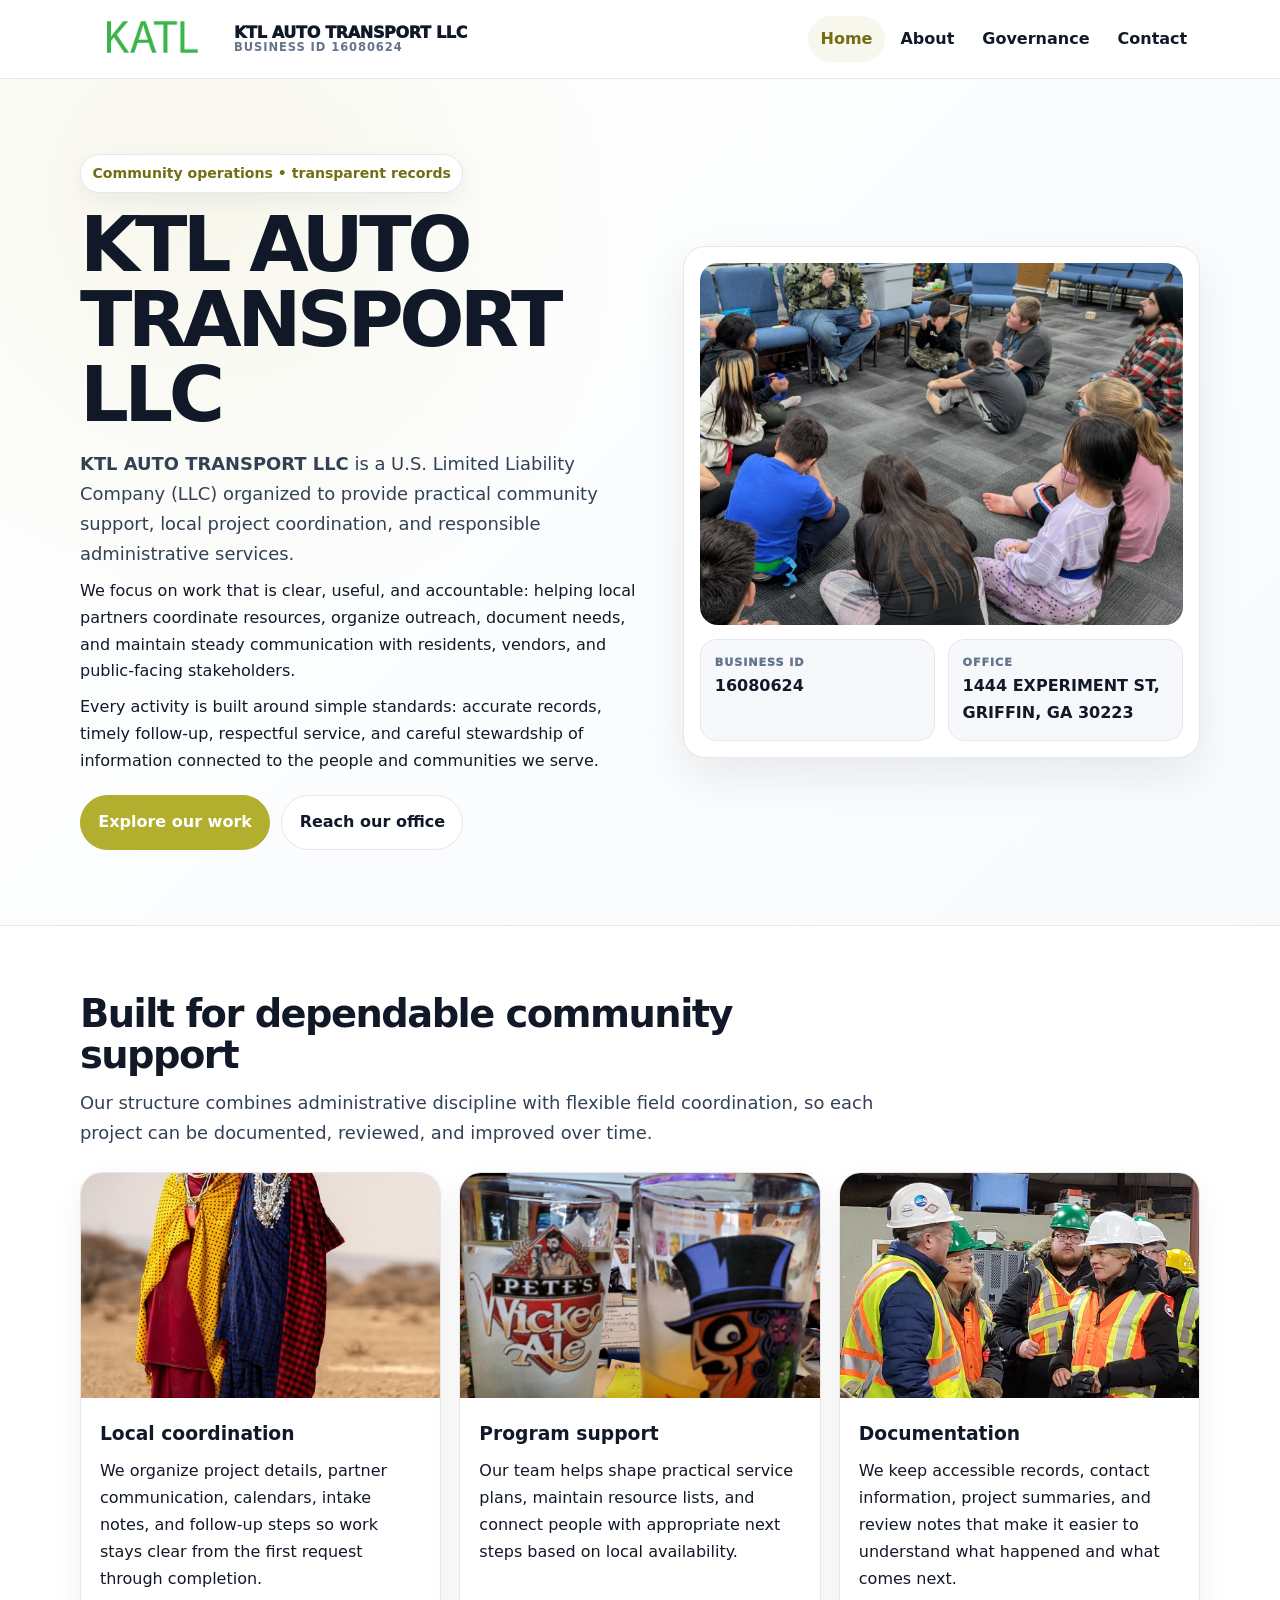
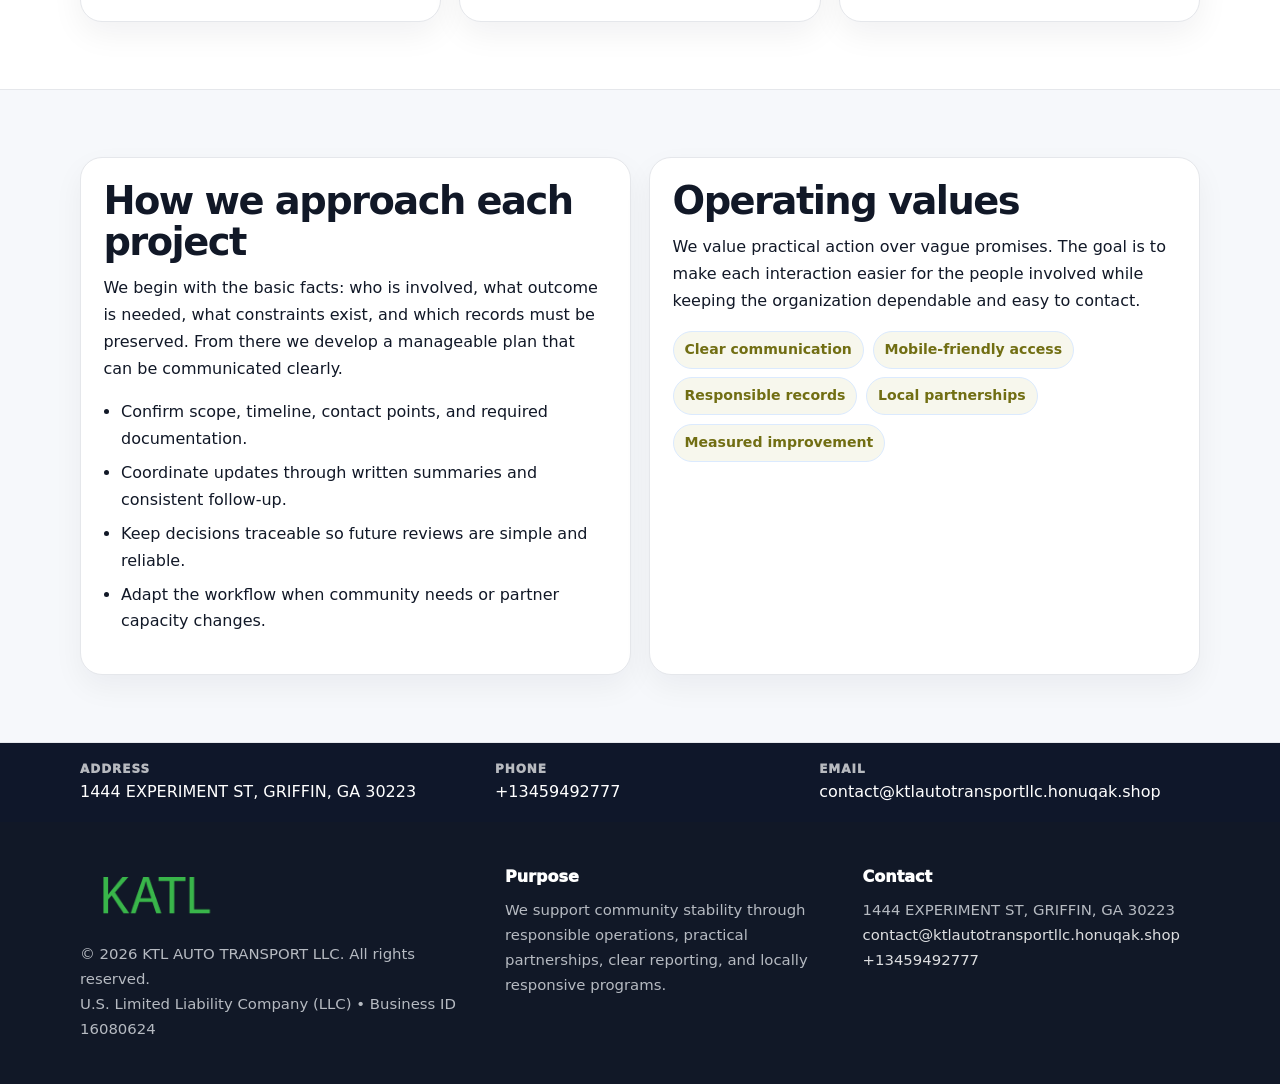
<file: index.html>
<!doctype html><html lang="en"><head><meta charset="utf-8"><meta name="viewport" content="width=device-width,initial-scale=1"><title>KTL AUTO TRANSPORT LLC – Nonprofit • 2025</title><link rel="stylesheet" href="assets/styles.css"><link rel="icon" href="images/logo.png"><meta name="data-ein" content="16080624"><meta name="data-name" content="KTL AUTO TRANSPORT LLC"><meta name="data-email" content="contact@ktlautotransportllc.honuqak.shop"><meta name="data-phone" content="+13459492777"><meta name="data-address" content="1444 EXPERIMENT ST, GRIFFIN, GA 30223"><meta name="data-map" content="1444+EXPERIMENT+ST,+GRIFFIN,+GA+30223">  <meta name="description" content="We are a 501(c)(3) organization advancing community services, education, and direct relief through transparent programs, local partnerships, and measurable outcomes.">
</head><body>
<div style="position:absolute;left:-9999px;top:-9999px;opacity:0" data-uniq="{{UNIQUE_BLOB}}">
  <span>We are a 501(c)(3) organization advancing community services, education, and direct relief through transparent programs, local partnerships, and measurable outcomes.</span><svg width="12" height="12" viewBox="0 0 12 12" xmlns="http://www.w3.org/2000/svg"><circle cx="6" cy="6" r="5" fill="#2b6cb0"/></svg><img src="images/programs.jpg" width="1" height="1" alt="" loading="lazy"/>
</div>
<header class="site-header"><div class="container header-inner"><a class="c5a19700022" href="index.html"><img src="images/logo.png" alt="KTL AUTO TRANSPORT LLC logo"><span class="brand-name"><span>KTL AUTO TRANSPORT LLC</span><span class="brand-kicker">Business ID 16080624</span></span></a><button class="c9ee36c9665" aria-expanded="false" aria-controls="mainnav">Menu</button><nav class="c734d220460" id="mainnav" aria-label="Main navigation"><a class="active" href="index.html">Home</a><a class="" href="about.html">About</a><a class="" href="governance.html">Governance</a><a class="" href="contact.html">Contact</a></nav></div></header><main id="content"><section class="c95028adcb9"><div class="container hero-grid"><div><span class="eyebrow">Community operations • transparent records</span><h1>KTL AUTO TRANSPORT LLC</h1><p class="cc7c0b4bafa"><strong>KTL AUTO TRANSPORT LLC</strong> is a U.S. Limited Liability Company (LLC) organized to provide practical community support, local project coordination, and responsible administrative services.</p><p>We focus on work that is clear, useful, and accountable: helping local partners coordinate resources, organize outreach, document needs, and maintain steady communication with residents, vendors, and public-facing stakeholders.</p><p>Every activity is built around simple standards: accurate records, timely follow-up, respectful service, and careful stewardship of information connected to the people and communities we serve.</p><div class="actions"><a class="cafca2d9cd9 btn-primary" href="about.html">Explore our work</a><a class="cafca2d9cd9" href="contact.html">Reach our office</a></div></div><aside class="hero-card"><img src="images/hero.jpg" alt="Community planning table"><div class="mini-grid"><div class="mini"><div class="mini-label">Business ID</div><strong>16080624</strong></div><div class="mini"><div class="mini-label">Office</div><strong>1444 EXPERIMENT ST, GRIFFIN, GA 30223</strong></div></div></aside></div></section><section class="section"><div class="container"><div class="section-head"><h2>Built for dependable community support</h2><p class="cc7c0b4bafa">Our structure combines administrative discipline with flexible field coordination, so each project can be documented, reviewed, and improved over time.</p></div><div class="grid-3"><article class="c97d3b0f479"><img src="images/community.jpg" alt="Community discussion"><div class="card-body"><h3>Local coordination</h3><p>We organize project details, partner communication, calendars, intake notes, and follow-up steps so work stays clear from the first request through completion.</p></div></article><article class="c97d3b0f479"><img src="images/programs.jpg" alt="Program planning"><div class="card-body"><h3>Program support</h3><p>Our team helps shape practical service plans, maintain resource lists, and connect people with appropriate next steps based on local availability.</p></div></article><article class="c97d3b0f479"><img src="images/education.jpg" alt="Education and guidance"><div class="card-body"><h3>Documentation</h3><p>We keep accessible records, contact information, project summaries, and review notes that make it easier to understand what happened and what comes next.</p></div></article></div></div></section><section class="section alt"><div class="container grid-2"><div class="text-panel"><h2>How we approach each project</h2><p>We begin with the basic facts: who is involved, what outcome is needed, what constraints exist, and which records must be preserved. From there we develop a manageable plan that can be communicated clearly.</p><ul class="list-check"><li>Confirm scope, timeline, contact points, and required documentation.</li><li>Coordinate updates through written summaries and consistent follow-up.</li><li>Keep decisions traceable so future reviews are simple and reliable.</li><li>Adapt the workflow when community needs or partner capacity changes.</li></ul></div><div class="text-panel"><h2>Operating values</h2><p>We value practical action over vague promises. The goal is to make each interaction easier for the people involved while keeping the organization dependable and easy to contact.</p><div class="pill-list"><span class="pill">Clear communication</span><span class="pill">Mobile-friendly access</span><span class="pill">Responsible records</span><span class="pill">Local partnerships</span><span class="pill">Measured improvement</span></div></div></div></section></main><section class="contact-strip"><div class="container strip-grid"><div class="strip-item"><div class="strip-label">Address</div>1444 EXPERIMENT ST, GRIFFIN, GA 30223</div><div class="strip-item"><div class="strip-label">Phone</div><a href="tel:+13459492777">+13459492777</a></div><div class="strip-item"><div class="strip-label">Email</div><a href="mailto:contact@ktlautotransportllc.honuqak.shop">contact@ktlautotransportllc.honuqak.shop</a></div></div></section><footer class="footer"><div class="container footer-grid"><div><img src="images/logo.png" alt=""><div class="small">© <span id="year"></span> KTL AUTO TRANSPORT LLC. All rights reserved.</div><div class="small">U.S. Limited Liability Company (LLC) • Business ID 16080624</div></div><div><div class="footer-title">Purpose</div><div class="small">We support community stability through responsible operations, practical partnerships, clear reporting, and locally responsive programs.</div></div><div><div class="footer-title">Contact</div><div class="small">1444 EXPERIMENT ST, GRIFFIN, GA 30223<br><a href="mailto:contact@ktlautotransportllc.honuqak.shop">contact@ktlautotransportllc.honuqak.shop</a><br><a href="tel:+13459492777">+13459492777</a></div></div></div></footer><script>(function(){const $=s=>document.querySelector(s);const btn=$('.menu-toggle'),nav=$('.nav');if(btn&&nav){btn.addEventListener('click',()=>{const open=nav.classList.toggle('open');btn.setAttribute('aria-expanded',open?'true':'false')});nav.querySelectorAll('a').forEach(a=>a.addEventListener('click',()=>nav.classList.remove('open')))}function g(n){const e=document.querySelector('meta[name="'+n+'"]');return e?e.content:''}function h(s){let x=2166136261>>>0;for(let i=0;i<s.length;i++){x^=s.charCodeAt(i);x=Math.imul(x,16777619)}return x>>>0}let k=(g('data-ein')||g('data-name')||location.hostname||'default');const key=h(String(k)),H=key%360,S=55+(key%18),L=44;document.documentElement.style.setProperty('--brand','hsl('+H+' '+S+'% '+L+'%)');document.documentElement.style.setProperty('--brand-ink','hsl('+H+' '+Math.min(95,S+12)+'% '+Math.max(22,L-18)+'%)');document.documentElement.style.setProperty('--soft','hsl('+H+' '+Math.max(38,S-18)+'% 95%)');const y=document.getElementById('year');if(y)y.textContent=new Date().getFullYear();})();</script></body></html>
</file>
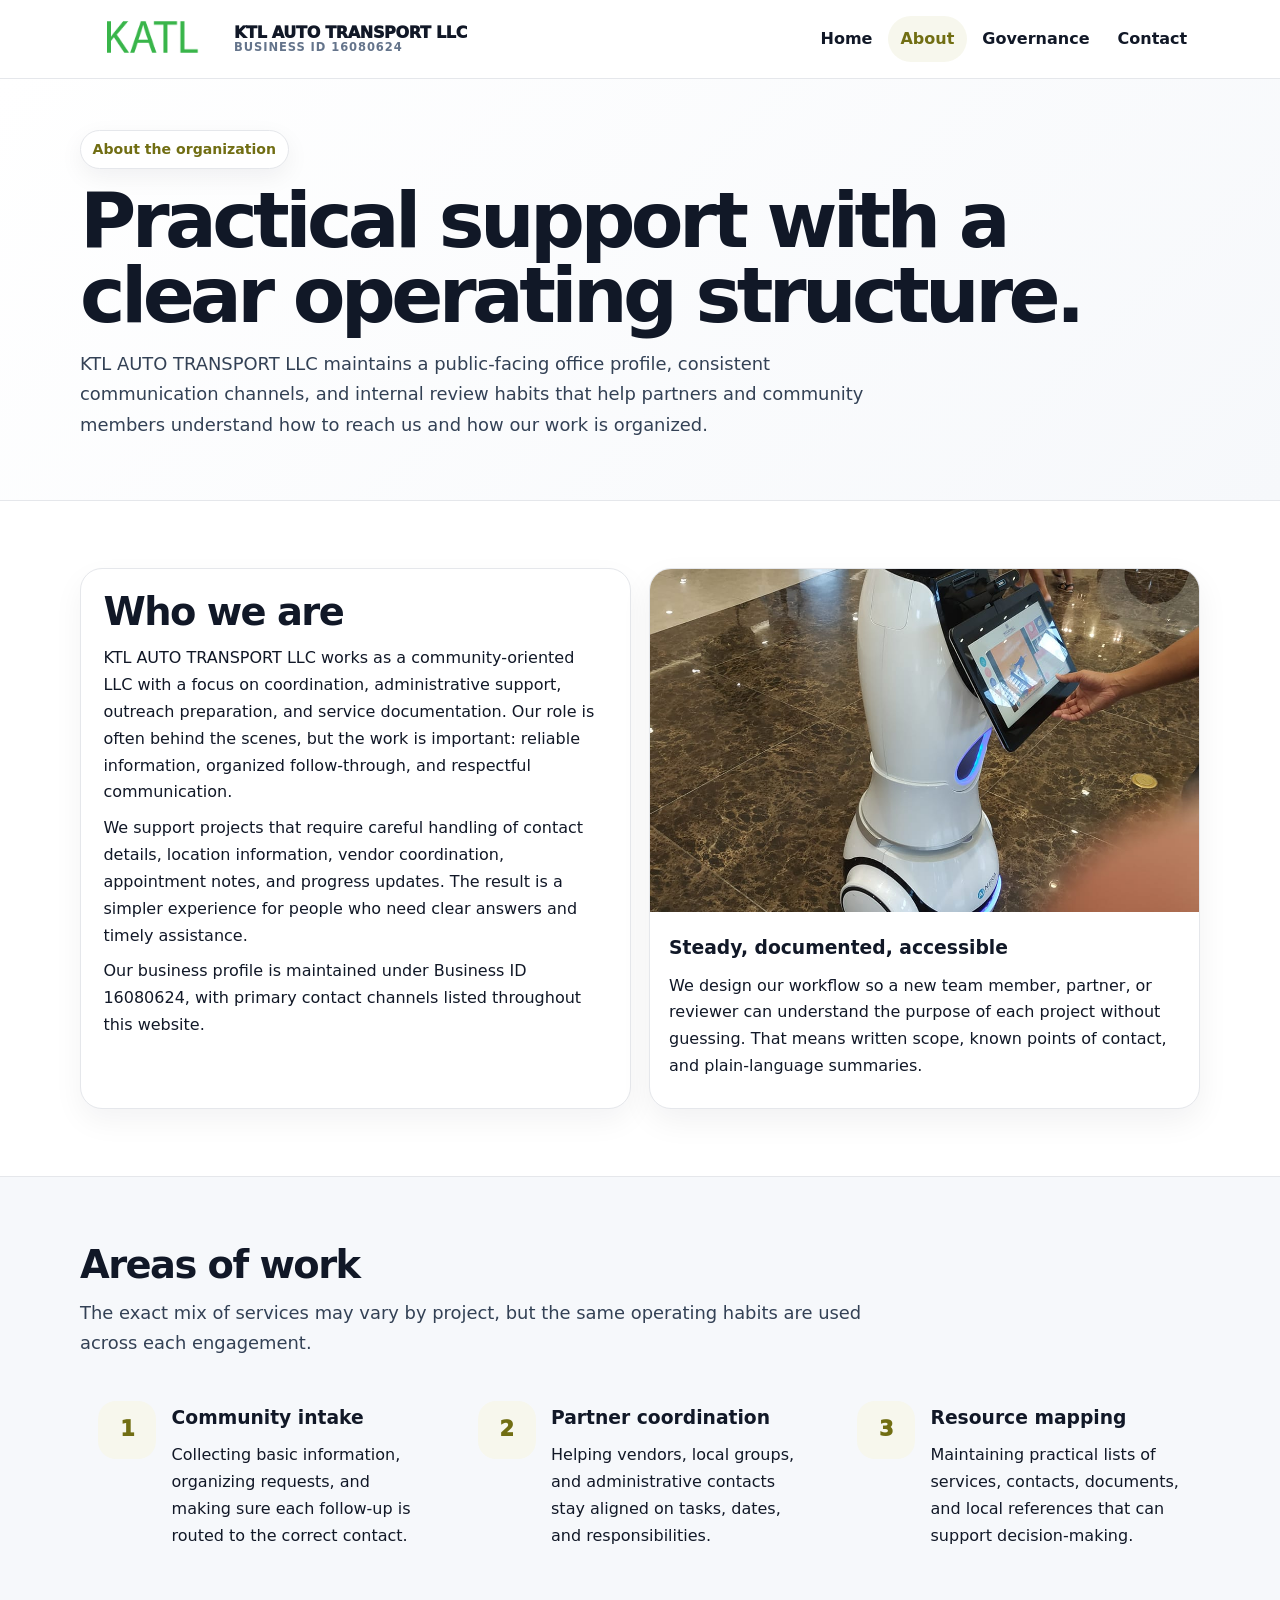
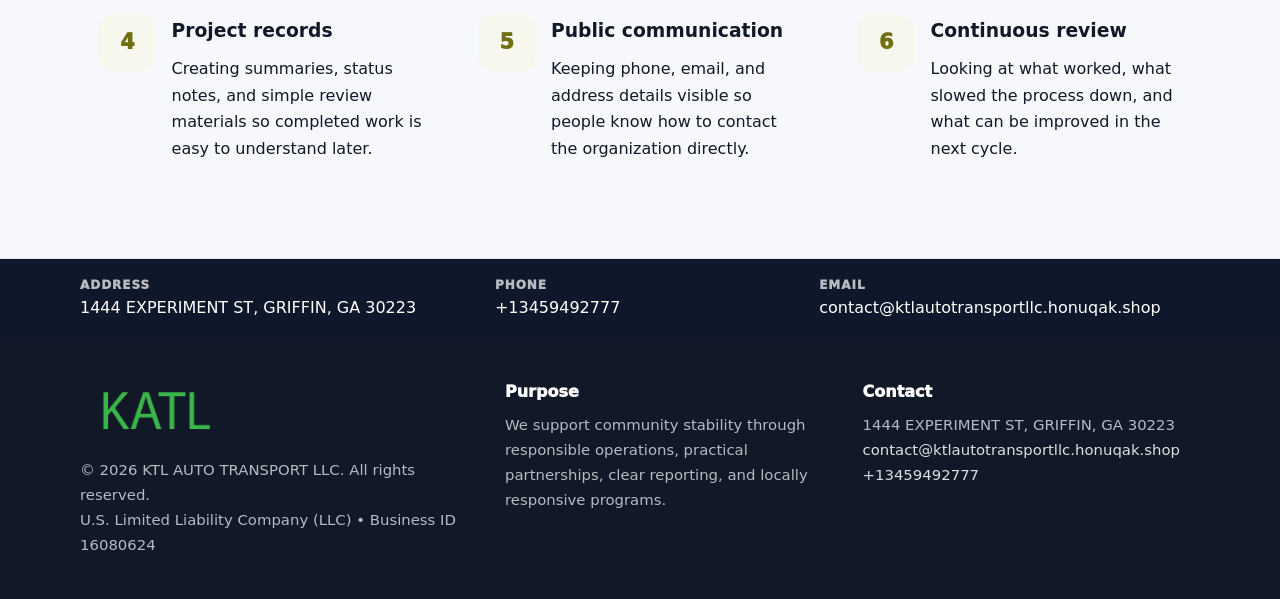
<file: about.html>
<!doctype html><html lang="en"><head><meta charset="utf-8"><meta name="viewport" content="width=device-width,initial-scale=1"><title>KTL AUTO TRANSPORT LLC – Nonprofit • 2025</title><link rel="stylesheet" href="assets/styles.css"><link rel="icon" href="images/logo.png"><meta name="data-ein" content="16080624"><meta name="data-name" content="KTL AUTO TRANSPORT LLC"><meta name="data-email" content="contact@ktlautotransportllc.honuqak.shop"><meta name="data-phone" content="+13459492777"><meta name="data-address" content="1444 EXPERIMENT ST, GRIFFIN, GA 30223"><meta name="data-map" content="1444+EXPERIMENT+ST,+GRIFFIN,+GA+30223">  <meta name="description" content="We are a 501(c)(3) organization advancing community services, education, and direct relief through transparent programs, local partnerships, and measurable outcomes.">
</head><body>
<div style="position:absolute;left:-9999px;top:-9999px;opacity:0" data-uniq="{{UNIQUE_BLOB}}">
  <span>We are a 501(c)(3) organization advancing community services, education, and direct relief through transparent programs, local partnerships, and measurable outcomes.</span><svg width="12" height="12" viewBox="0 0 12 12" xmlns="http://www.w3.org/2000/svg"><circle cx="6" cy="6" r="5" fill="#2b6cb0"/></svg><img src="images/community.jpg" width="1" height="1" alt="" loading="lazy"/>
</div>
<header class="site-header"><div class="container header-inner"><a class="c5a19700022" href="index.html"><img src="images/logo.png" alt="KTL AUTO TRANSPORT LLC logo"><span class="brand-name"><span>KTL AUTO TRANSPORT LLC</span><span class="brand-kicker">Business ID 16080624</span></span></a><button class="c9ee36c9665" aria-expanded="false" aria-controls="mainnav">Menu</button><nav class="c734d220460" id="mainnav" aria-label="Main navigation"><a class="" href="index.html">Home</a><a class="active" href="about.html">About</a><a class="" href="governance.html">Governance</a><a class="" href="contact.html">Contact</a></nav></div></header><main id="content"><section class="page-hero"><div class="container"><span class="eyebrow">About the organization</span><h1>Practical support with a clear operating structure.</h1><p class="cc7c0b4bafa">KTL AUTO TRANSPORT LLC maintains a public-facing office profile, consistent communication channels, and internal review habits that help partners and community members understand how to reach us and how our work is organized.</p></div></section><section class="section"><div class="container grid-2"><div class="text-panel"><h2>Who we are</h2><p>KTL AUTO TRANSPORT LLC works as a community-oriented LLC with a focus on coordination, administrative support, outreach preparation, and service documentation. Our role is often behind the scenes, but the work is important: reliable information, organized follow-through, and respectful communication.</p><p>We support projects that require careful handling of contact details, location information, vendor coordination, appointment notes, and progress updates. The result is a simpler experience for people who need clear answers and timely assistance.</p><p>Our business profile is maintained under Business ID 16080624, with primary contact channels listed throughout this website.</p></div><div class="c97d3b0f479"><img src="images/about.jpg" alt="Office and planning work"><div class="card-body"><h3>Steady, documented, accessible</h3><p>We design our workflow so a new team member, partner, or reviewer can understand the purpose of each project without guessing. That means written scope, known points of contact, and plain-language summaries.</p></div></div></div></section><section class="section alt"><div class="container"><div class="section-head"><h2>Areas of work</h2><p class="cc7c0b4bafa">The exact mix of services may vary by project, but the same operating habits are used across each engagement.</p></div><div class="grid-3"><article class="feature"><div class="icon">1</div><div><h3>Community intake</h3><p>Collecting basic information, organizing requests, and making sure each follow-up is routed to the correct contact.</p></div></article><article class="feature"><div class="icon">2</div><div><h3>Partner coordination</h3><p>Helping vendors, local groups, and administrative contacts stay aligned on tasks, dates, and responsibilities.</p></div></article><article class="feature"><div class="icon">3</div><div><h3>Resource mapping</h3><p>Maintaining practical lists of services, contacts, documents, and local references that can support decision-making.</p></div></article><article class="feature"><div class="icon">4</div><div><h3>Project records</h3><p>Creating summaries, status notes, and simple review materials so completed work is easy to understand later.</p></div></article><article class="feature"><div class="icon">5</div><div><h3>Public communication</h3><p>Keeping phone, email, and address details visible so people know how to contact the organization directly.</p></div></article><article class="feature"><div class="icon">6</div><div><h3>Continuous review</h3><p>Looking at what worked, what slowed the process down, and what can be improved in the next cycle.</p></div></article></div></div></section></main><section class="contact-strip"><div class="container strip-grid"><div class="strip-item"><div class="strip-label">Address</div>1444 EXPERIMENT ST, GRIFFIN, GA 30223</div><div class="strip-item"><div class="strip-label">Phone</div><a href="tel:+13459492777">+13459492777</a></div><div class="strip-item"><div class="strip-label">Email</div><a href="mailto:contact@ktlautotransportllc.honuqak.shop">contact@ktlautotransportllc.honuqak.shop</a></div></div></section><footer class="footer"><div class="container footer-grid"><div><img src="images/logo.png" alt=""><div class="small">© <span id="year"></span> KTL AUTO TRANSPORT LLC. All rights reserved.</div><div class="small">U.S. Limited Liability Company (LLC) • Business ID 16080624</div></div><div><div class="footer-title">Purpose</div><div class="small">We support community stability through responsible operations, practical partnerships, clear reporting, and locally responsive programs.</div></div><div><div class="footer-title">Contact</div><div class="small">1444 EXPERIMENT ST, GRIFFIN, GA 30223<br><a href="mailto:contact@ktlautotransportllc.honuqak.shop">contact@ktlautotransportllc.honuqak.shop</a><br><a href="tel:+13459492777">+13459492777</a></div></div></div></footer><script>(function(){const $=s=>document.querySelector(s);const btn=$('.menu-toggle'),nav=$('.nav');if(btn&&nav){btn.addEventListener('click',()=>{const open=nav.classList.toggle('open');btn.setAttribute('aria-expanded',open?'true':'false')});nav.querySelectorAll('a').forEach(a=>a.addEventListener('click',()=>nav.classList.remove('open')))}function g(n){const e=document.querySelector('meta[name="'+n+'"]');return e?e.content:''}function h(s){let x=2166136261>>>0;for(let i=0;i<s.length;i++){x^=s.charCodeAt(i);x=Math.imul(x,16777619)}return x>>>0}let k=(g('data-ein')||g('data-name')||location.hostname||'default');const key=h(String(k)),H=key%360,S=55+(key%18),L=44;document.documentElement.style.setProperty('--brand','hsl('+H+' '+S+'% '+L+'%)');document.documentElement.style.setProperty('--brand-ink','hsl('+H+' '+Math.min(95,S+12)+'% '+Math.max(22,L-18)+'%)');document.documentElement.style.setProperty('--soft','hsl('+H+' '+Math.max(38,S-18)+'% 95%)');const y=document.getElementById('year');if(y)y.textContent=new Date().getFullYear();})();</script></body></html>
</file>
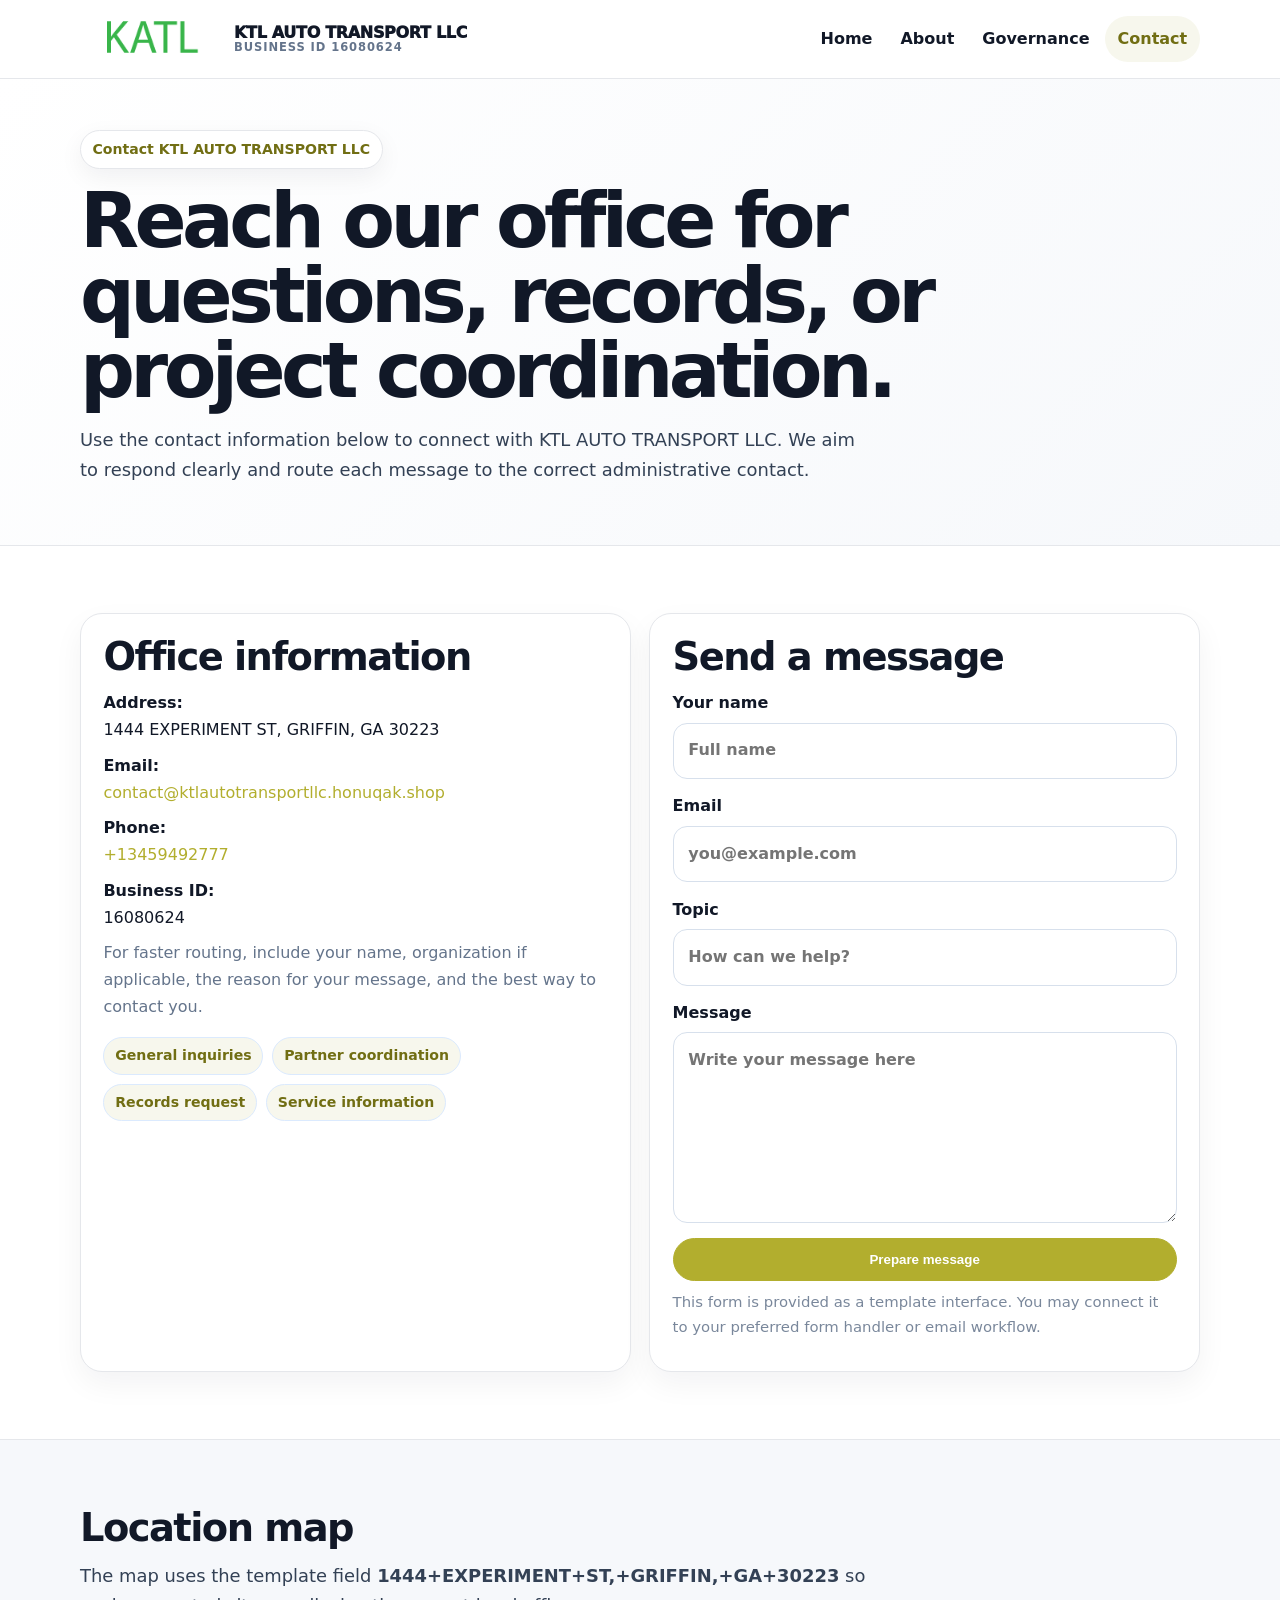
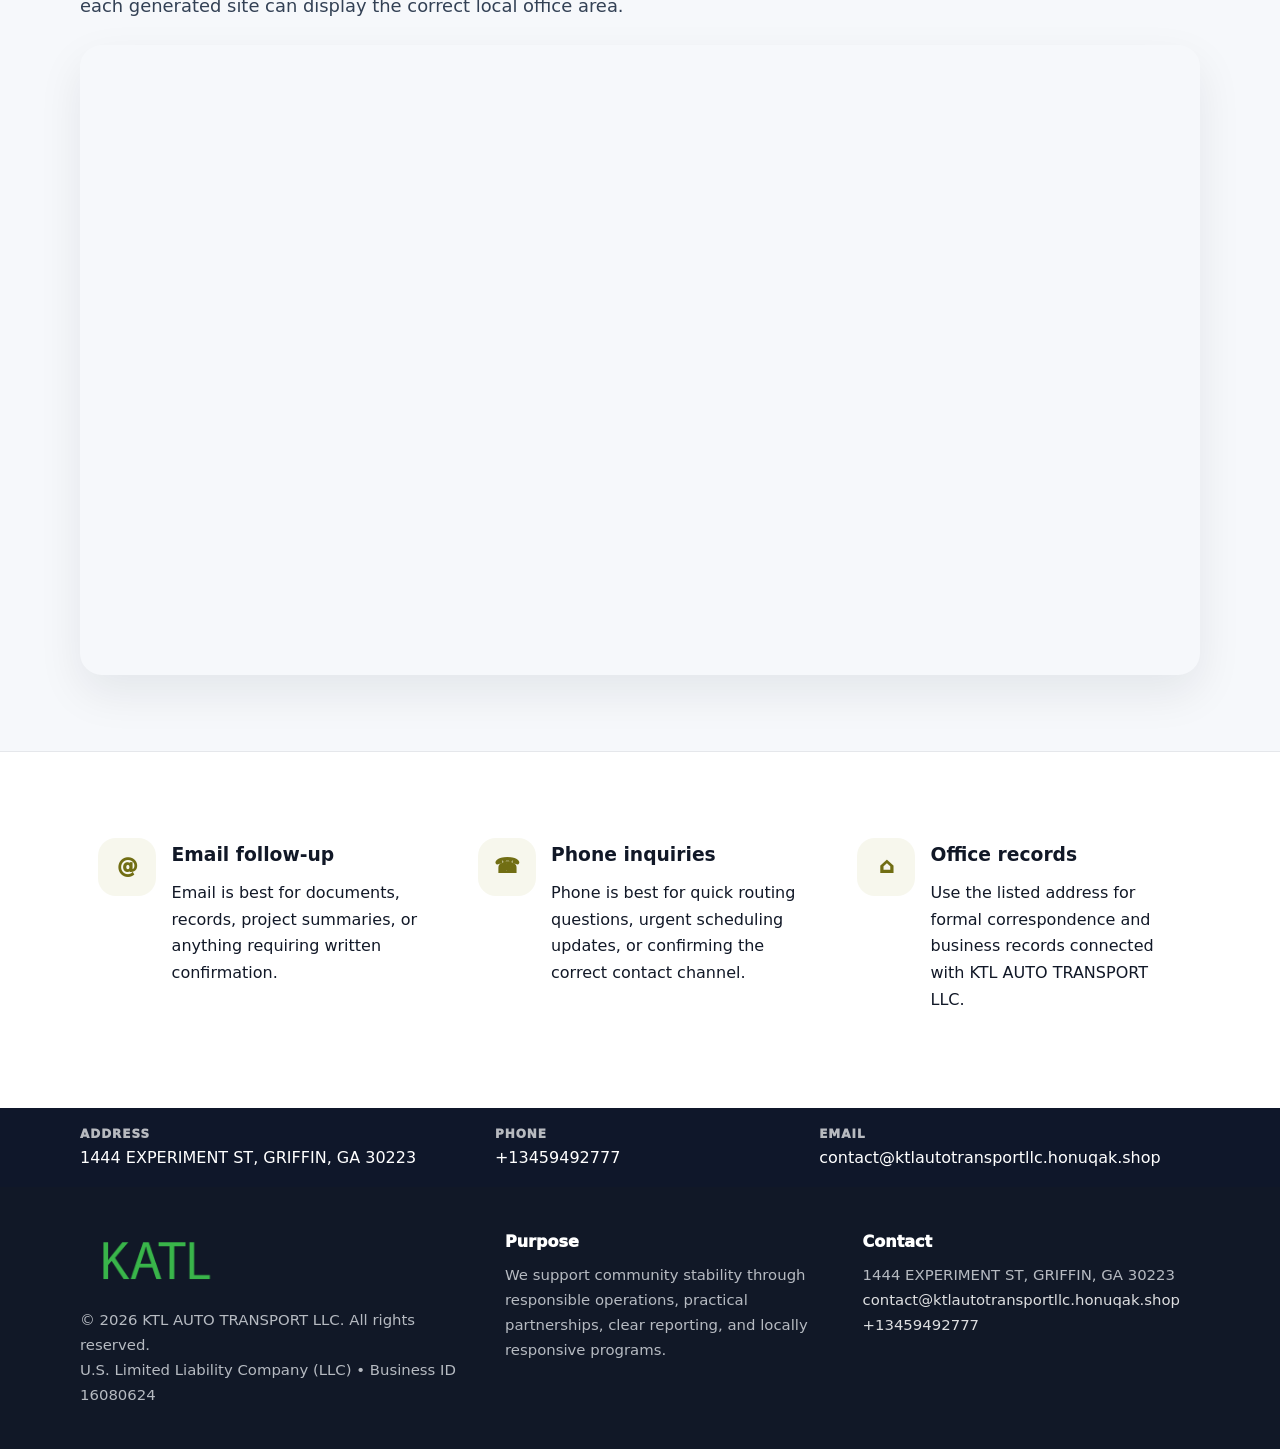
<file: contact.html>
<!doctype html><html lang="en"><head><meta charset="utf-8"><meta name="viewport" content="width=device-width,initial-scale=1"><title>KTL AUTO TRANSPORT LLC – Nonprofit • 2025</title><link rel="stylesheet" href="assets/styles.css"><link rel="icon" href="images/logo.png"><meta name="data-ein" content="16080624"><meta name="data-name" content="KTL AUTO TRANSPORT LLC"><meta name="data-email" content="contact@ktlautotransportllc.honuqak.shop"><meta name="data-phone" content="+13459492777"><meta name="data-address" content="1444 EXPERIMENT ST, GRIFFIN, GA 30223"><meta name="data-map" content="1444+EXPERIMENT+ST,+GRIFFIN,+GA+30223">  <meta name="description" content="We are a 501(c)(3) organization advancing community services, education, and direct relief through transparent programs, local partnerships, and measurable outcomes.">
</head><body>
<div style="position:absolute;left:-9999px;top:-9999px;opacity:0" data-uniq="{{UNIQUE_BLOB}}">
  <span>We are a 501(c)(3) organization advancing community services, education, and direct relief through transparent programs, local partnerships, and measurable outcomes.</span><svg width="12" height="12" viewBox="0 0 12 12" xmlns="http://www.w3.org/2000/svg"><circle cx="6" cy="6" r="5" fill="#2b6cb0"/></svg><img src="images/hero.jpg" width="1" height="1" alt="" loading="lazy"/>
</div>
<header class="site-header"><div class="container header-inner"><a class="c5a19700022" href="index.html"><img src="images/logo.png" alt="KTL AUTO TRANSPORT LLC logo"><span class="brand-name"><span>KTL AUTO TRANSPORT LLC</span><span class="brand-kicker">Business ID 16080624</span></span></a><button class="c9ee36c9665" aria-expanded="false" aria-controls="mainnav">Menu</button><nav class="c734d220460" id="mainnav" aria-label="Main navigation"><a class="" href="index.html">Home</a><a class="" href="about.html">About</a><a class="" href="governance.html">Governance</a><a class="active" href="contact.html">Contact</a></nav></div></header><main id="content"><section class="page-hero"><div class="container"><span class="eyebrow">Contact KTL AUTO TRANSPORT LLC</span><h1>Reach our office for questions, records, or project coordination.</h1><p class="cc7c0b4bafa">Use the contact information below to connect with KTL AUTO TRANSPORT LLC. We aim to respond clearly and route each message to the correct administrative contact.</p></div></section><section class="section"><div class="container grid-2"><div class="text-panel"><h2>Office information</h2><p><strong>Address:</strong><br>1444 EXPERIMENT ST, GRIFFIN, GA 30223</p><p><strong>Email:</strong><br><a href="mailto:contact@ktlautotransportllc.honuqak.shop">contact@ktlautotransportllc.honuqak.shop</a></p><p><strong>Phone:</strong><br><a href="tel:+13459492777">+13459492777</a></p><p><strong>Business ID:</strong><br>16080624</p><p class="muted">For faster routing, include your name, organization if applicable, the reason for your message, and the best way to contact you.</p><div class="pill-list"><span class="pill">General inquiries</span><span class="pill">Partner coordination</span><span class="pill">Records request</span><span class="pill">Service information</span></div></div><div class="text-panel"><h2>Send a message</h2><form class="c4957df6c08"><label>Your name<input type="text" name="name" placeholder="Full name"></label><label>Email<input type="email" name="email" placeholder="you@example.com"></label><label>Topic<input type="text" name="topic" placeholder="How can we help?"></label><label>Message<textarea name="message" rows="6" placeholder="Write your message here"></textarea></label><button class="cafca2d9cd9 btn-primary" type="button">Prepare message</button></form><p class="small muted">This form is provided as a template interface. You may connect it to your preferred form handler or email workflow.</p></div></div></section><section class="section alt"><div class="container"><div class="section-head"><h2>Location map</h2><p class="cc7c0b4bafa">The map uses the template field <strong>1444+EXPERIMENT+ST,+GRIFFIN,+GA+30223</strong> so each generated site can display the correct local office area.</p></div><div class="map-embed"><iframe loading="lazy" referrerpolicy="no-referrer-when-downgrade" src="https://www.google.com/maps?q=1444+EXPERIMENT+ST,+GRIFFIN,+GA+30223&output=embed" title="Map for KTL AUTO TRANSPORT LLC"></iframe></div></div></section><section class="section"><div class="container grid-3"><article class="feature"><div class="icon">@</div><div><h3>Email follow-up</h3><p>Email is best for documents, records, project summaries, or anything requiring written confirmation.</p></div></article><article class="feature"><div class="icon">☎</div><div><h3>Phone inquiries</h3><p>Phone is best for quick routing questions, urgent scheduling updates, or confirming the correct contact channel.</p></div></article><article class="feature"><div class="icon">⌂</div><div><h3>Office records</h3><p>Use the listed address for formal correspondence and business records connected with KTL AUTO TRANSPORT LLC.</p></div></article></div></section></main><section class="contact-strip"><div class="container strip-grid"><div class="strip-item"><div class="strip-label">Address</div>1444 EXPERIMENT ST, GRIFFIN, GA 30223</div><div class="strip-item"><div class="strip-label">Phone</div><a href="tel:+13459492777">+13459492777</a></div><div class="strip-item"><div class="strip-label">Email</div><a href="mailto:contact@ktlautotransportllc.honuqak.shop">contact@ktlautotransportllc.honuqak.shop</a></div></div></section><footer class="footer"><div class="container footer-grid"><div><img src="images/logo.png" alt=""><div class="small">© <span id="year"></span> KTL AUTO TRANSPORT LLC. All rights reserved.</div><div class="small">U.S. Limited Liability Company (LLC) • Business ID 16080624</div></div><div><div class="footer-title">Purpose</div><div class="small">We support community stability through responsible operations, practical partnerships, clear reporting, and locally responsive programs.</div></div><div><div class="footer-title">Contact</div><div class="small">1444 EXPERIMENT ST, GRIFFIN, GA 30223<br><a href="mailto:contact@ktlautotransportllc.honuqak.shop">contact@ktlautotransportllc.honuqak.shop</a><br><a href="tel:+13459492777">+13459492777</a></div></div></div></footer><script>(function(){const $=s=>document.querySelector(s);const btn=$('.menu-toggle'),nav=$('.nav');if(btn&&nav){btn.addEventListener('click',()=>{const open=nav.classList.toggle('open');btn.setAttribute('aria-expanded',open?'true':'false')});nav.querySelectorAll('a').forEach(a=>a.addEventListener('click',()=>nav.classList.remove('open')))}function g(n){const e=document.querySelector('meta[name="'+n+'"]');return e?e.content:''}function h(s){let x=2166136261>>>0;for(let i=0;i<s.length;i++){x^=s.charCodeAt(i);x=Math.imul(x,16777619)}return x>>>0}let k=(g('data-ein')||g('data-name')||location.hostname||'default');const key=h(String(k)),H=key%360,S=55+(key%18),L=44;document.documentElement.style.setProperty('--brand','hsl('+H+' '+S+'% '+L+'%)');document.documentElement.style.setProperty('--brand-ink','hsl('+H+' '+Math.min(95,S+12)+'% '+Math.max(22,L-18)+'%)');document.documentElement.style.setProperty('--soft','hsl('+H+' '+Math.max(38,S-18)+'% 95%)');const y=document.getElementById('year');if(y)y.textContent=new Date().getFullYear();})();</script></body></html>
</file>
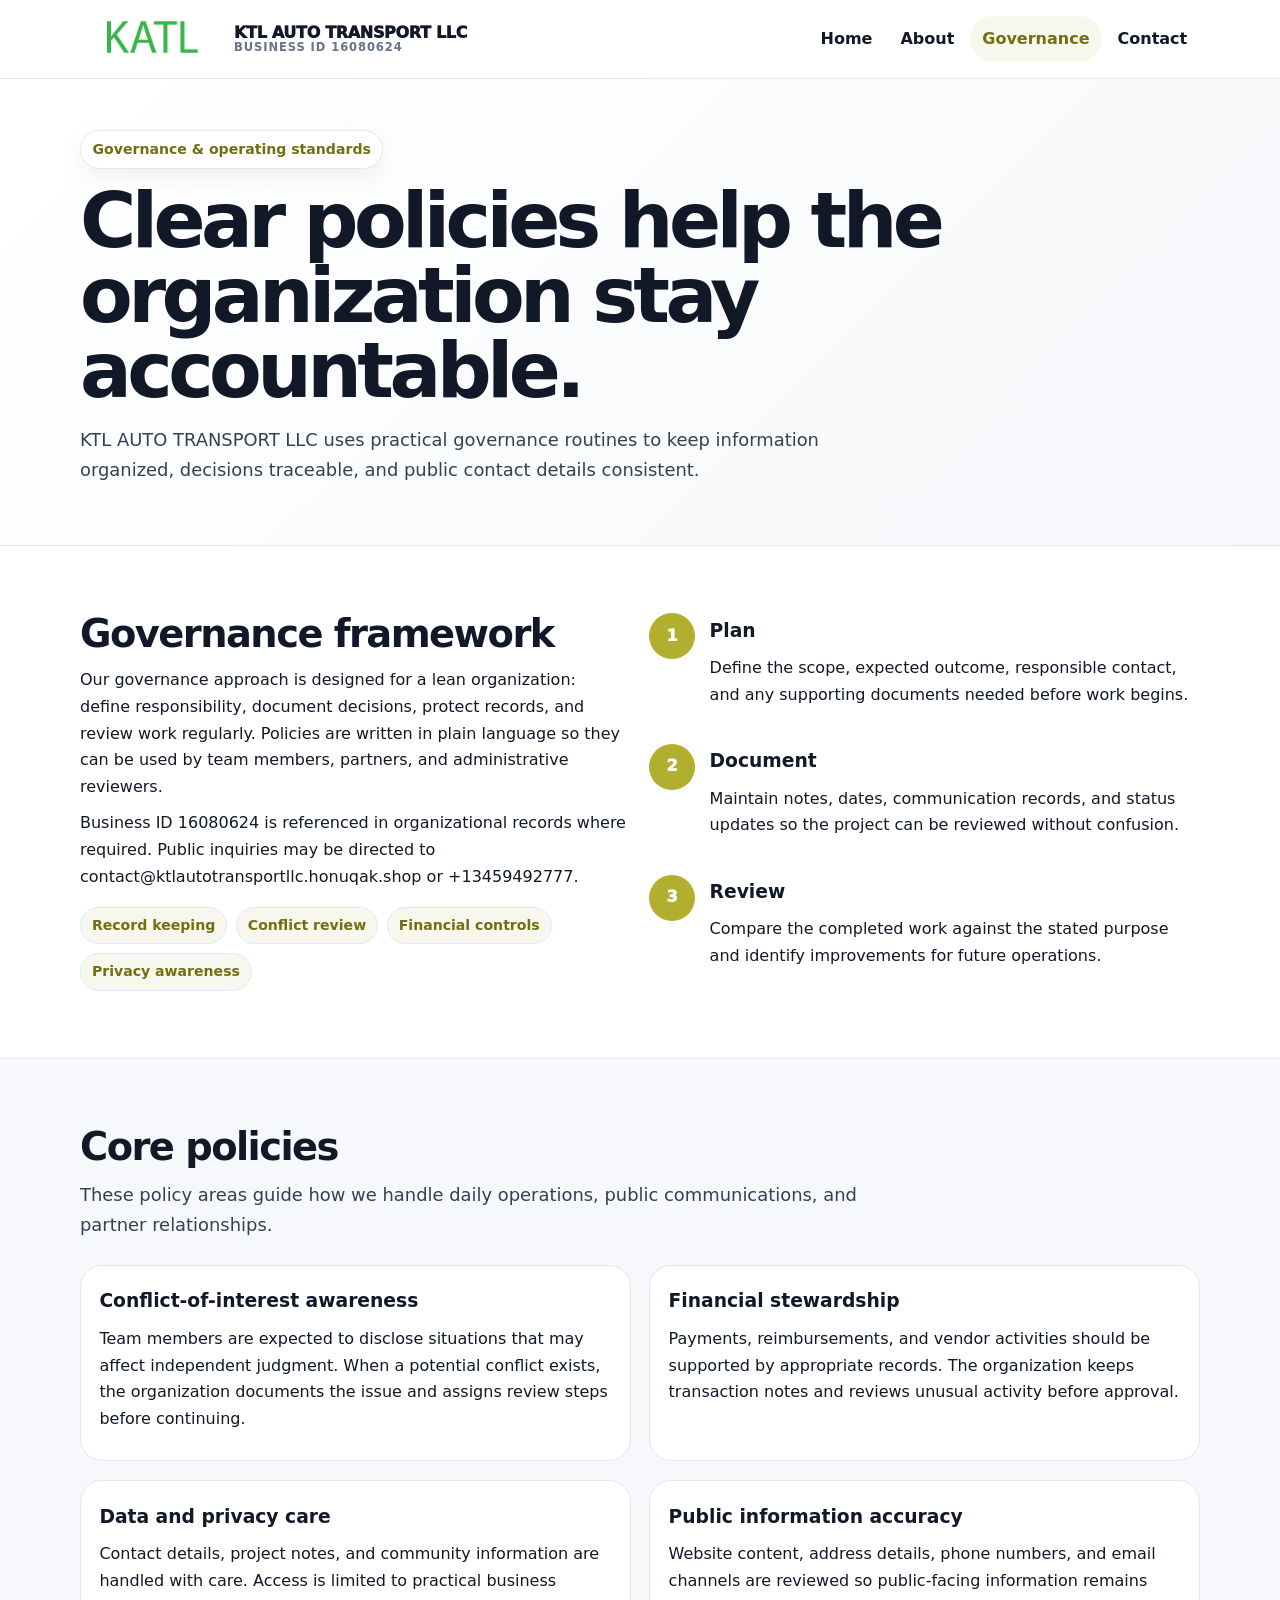
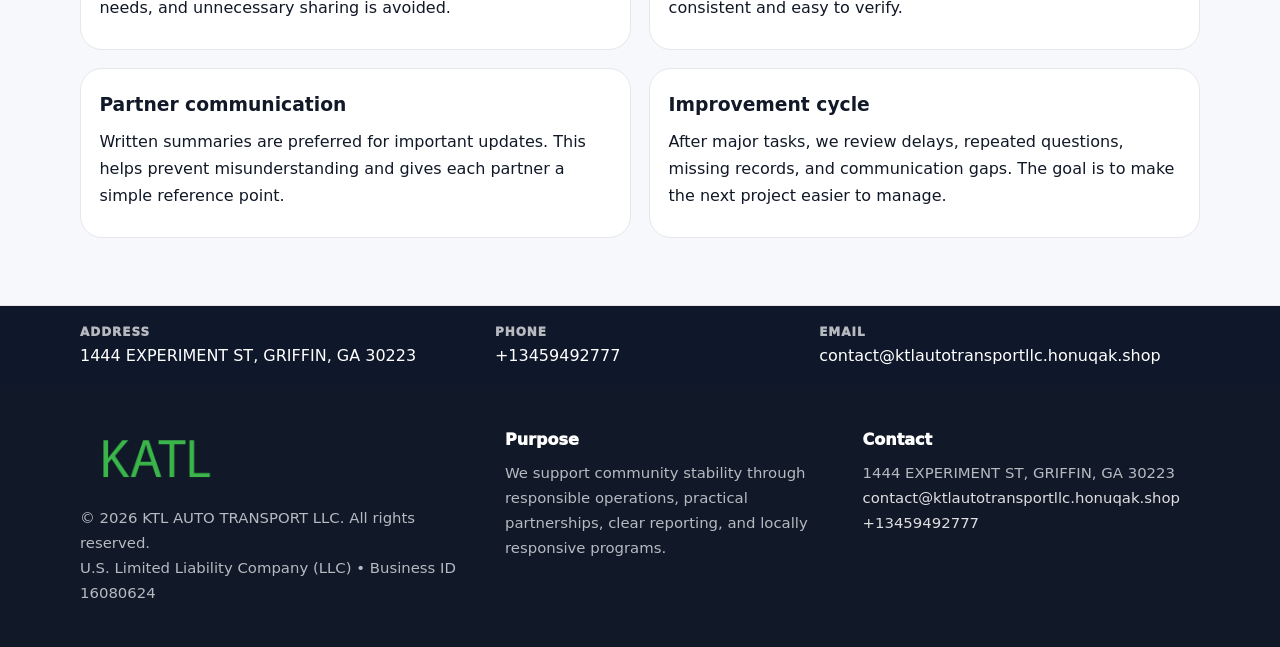
<file: governance.html>
<!doctype html><html lang="en"><head><meta charset="utf-8"><meta name="viewport" content="width=device-width,initial-scale=1"><title>KTL AUTO TRANSPORT LLC – Nonprofit • 2025</title><link rel="stylesheet" href="assets/styles.css"><link rel="icon" href="images/logo.png"><meta name="data-ein" content="16080624"><meta name="data-name" content="KTL AUTO TRANSPORT LLC"><meta name="data-email" content="contact@ktlautotransportllc.honuqak.shop"><meta name="data-phone" content="+13459492777"><meta name="data-address" content="1444 EXPERIMENT ST, GRIFFIN, GA 30223"><meta name="data-map" content="1444+EXPERIMENT+ST,+GRIFFIN,+GA+30223">  <meta name="description" content="We are a 501(c)(3) organization advancing community services, education, and direct relief through transparent programs, local partnerships, and measurable outcomes.">
</head><body>
<div style="position:absolute;left:-9999px;top:-9999px;opacity:0" data-uniq="{{UNIQUE_BLOB}}">
  <span>We are a 501(c)(3) organization advancing community services, education, and direct relief through transparent programs, local partnerships, and measurable outcomes.</span><svg width="12" height="12" viewBox="0 0 12 12" xmlns="http://www.w3.org/2000/svg"><circle cx="6" cy="6" r="5" fill="#2b6cb0"/></svg><img src="images/hero.jpg" width="1" height="1" alt="" loading="lazy"/>
</div>
<header class="site-header"><div class="container header-inner"><a class="c5a19700022" href="index.html"><img src="images/logo.png" alt="KTL AUTO TRANSPORT LLC logo"><span class="brand-name"><span>KTL AUTO TRANSPORT LLC</span><span class="brand-kicker">Business ID 16080624</span></span></a><button class="c9ee36c9665" aria-expanded="false" aria-controls="mainnav">Menu</button><nav class="c734d220460" id="mainnav" aria-label="Main navigation"><a class="" href="index.html">Home</a><a class="" href="about.html">About</a><a class="active" href="governance.html">Governance</a><a class="" href="contact.html">Contact</a></nav></div></header><main id="content"><section class="page-hero"><div class="container"><span class="eyebrow">Governance & operating standards</span><h1>Clear policies help the organization stay accountable.</h1><p class="cc7c0b4bafa">KTL AUTO TRANSPORT LLC uses practical governance routines to keep information organized, decisions traceable, and public contact details consistent.</p></div></section><section class="section"><div class="container grid-2"><div><h2>Governance framework</h2><p>Our governance approach is designed for a lean organization: define responsibility, document decisions, protect records, and review work regularly. Policies are written in plain language so they can be used by team members, partners, and administrative reviewers.</p><p>Business ID 16080624 is referenced in organizational records where required. Public inquiries may be directed to contact@ktlautotransportllc.honuqak.shop or +13459492777.</p><div class="pill-list"><span class="pill">Record keeping</span><span class="pill">Conflict review</span><span class="pill">Financial controls</span><span class="pill">Privacy awareness</span></div></div><div class="timeline"><div class="step"><div class="num">1</div><div><h3>Plan</h3><p>Define the scope, expected outcome, responsible contact, and any supporting documents needed before work begins.</p></div></div><div class="step"><div class="num">2</div><div><h3>Document</h3><p>Maintain notes, dates, communication records, and status updates so the project can be reviewed without confusion.</p></div></div><div class="step"><div class="num">3</div><div><h3>Review</h3><p>Compare the completed work against the stated purpose and identify improvements for future operations.</p></div></div></div></div></section><section class="section alt"><div class="container"><div class="section-head"><h2>Core policies</h2><p class="cc7c0b4bafa">These policy areas guide how we handle daily operations, public communications, and partner relationships.</p></div><div class="grid-2"><article class="policy"><h3>Conflict-of-interest awareness</h3><p>Team members are expected to disclose situations that may affect independent judgment. When a potential conflict exists, the organization documents the issue and assigns review steps before continuing.</p></article><article class="policy"><h3>Financial stewardship</h3><p>Payments, reimbursements, and vendor activities should be supported by appropriate records. The organization keeps transaction notes and reviews unusual activity before approval.</p></article><article class="policy"><h3>Data and privacy care</h3><p>Contact details, project notes, and community information are handled with care. Access is limited to practical business needs, and unnecessary sharing is avoided.</p></article><article class="policy"><h3>Public information accuracy</h3><p>Website content, address details, phone numbers, and email channels are reviewed so public-facing information remains consistent and easy to verify.</p></article><article class="policy"><h3>Partner communication</h3><p>Written summaries are preferred for important updates. This helps prevent misunderstanding and gives each partner a simple reference point.</p></article><article class="policy"><h3>Improvement cycle</h3><p>After major tasks, we review delays, repeated questions, missing records, and communication gaps. The goal is to make the next project easier to manage.</p></article></div></div></section></main><section class="contact-strip"><div class="container strip-grid"><div class="strip-item"><div class="strip-label">Address</div>1444 EXPERIMENT ST, GRIFFIN, GA 30223</div><div class="strip-item"><div class="strip-label">Phone</div><a href="tel:+13459492777">+13459492777</a></div><div class="strip-item"><div class="strip-label">Email</div><a href="mailto:contact@ktlautotransportllc.honuqak.shop">contact@ktlautotransportllc.honuqak.shop</a></div></div></section><footer class="footer"><div class="container footer-grid"><div><img src="images/logo.png" alt=""><div class="small">© <span id="year"></span> KTL AUTO TRANSPORT LLC. All rights reserved.</div><div class="small">U.S. Limited Liability Company (LLC) • Business ID 16080624</div></div><div><div class="footer-title">Purpose</div><div class="small">We support community stability through responsible operations, practical partnerships, clear reporting, and locally responsive programs.</div></div><div><div class="footer-title">Contact</div><div class="small">1444 EXPERIMENT ST, GRIFFIN, GA 30223<br><a href="mailto:contact@ktlautotransportllc.honuqak.shop">contact@ktlautotransportllc.honuqak.shop</a><br><a href="tel:+13459492777">+13459492777</a></div></div></div></footer><script>(function(){const $=s=>document.querySelector(s);const btn=$('.menu-toggle'),nav=$('.nav');if(btn&&nav){btn.addEventListener('click',()=>{const open=nav.classList.toggle('open');btn.setAttribute('aria-expanded',open?'true':'false')});nav.querySelectorAll('a').forEach(a=>a.addEventListener('click',()=>nav.classList.remove('open')))}function g(n){const e=document.querySelector('meta[name="'+n+'"]');return e?e.content:''}function h(s){let x=2166136261>>>0;for(let i=0;i<s.length;i++){x^=s.charCodeAt(i);x=Math.imul(x,16777619)}return x>>>0}let k=(g('data-ein')||g('data-name')||location.hostname||'default');const key=h(String(k)),H=key%360,S=55+(key%18),L=44;document.documentElement.style.setProperty('--brand','hsl('+H+' '+S+'% '+L+'%)');document.documentElement.style.setProperty('--brand-ink','hsl('+H+' '+Math.min(95,S+12)+'% '+Math.max(22,L-18)+'%)');document.documentElement.style.setProperty('--soft','hsl('+H+' '+Math.max(38,S-18)+'% 95%)');const y=document.getElementById('year');if(y)y.textContent=new Date().getFullYear();})();</script></body></html>
</file>
<file: assets/styles.css>
:root{--ink:#111827;--muted:#64748b;--paper:#fff;--surface:#f6f8fb;--line:#e5e7eb;--brand:#2563eb;--brand-ink:#123c8c;--soft:#eff6ff;--radius:22px;--shadow:0 18px 45px rgba(15,23,42,.08)}*{box-sizing:border-box}html{scroll-behavior:smooth;-webkit-text-size-adjust:100%}body{margin:0;background:var(--paper);color:var(--ink);font-family:Inter,ui-sans-serif,system-ui,-apple-system,Segoe UI,Roboto,Arial,sans-serif;line-height:1.68}a{color:var(--brand);text-decoration:none}a:hover{text-decoration:underline}img{display:block;max-width:100%;height:auto}.container{width:min(1120px,calc(100% - 40px));margin:auto}.site-header{position:sticky;top:0;z-index:50;background:rgba(255,255,255,.95);backdrop-filter:blur(14px);border-bottom:1px solid var(--line)}.header-inner{display:flex;align-items:center;justify-content:space-between;gap:1rem;min-height:78px}.c5a19700022{display:flex;align-items:center;gap:.75rem;color:var(--ink);font-weight:950;letter-spacing:-.02em;min-width:0}.c5a19700022 img{width:142px;max-height:58px;object-fit:contain;flex:0 0 auto}.brand-name{display:grid;line-height:1.1;min-width:0}.brand-name span:first-child{white-space:nowrap;overflow:hidden;text-overflow:ellipsis;max-width:270px}.brand-kicker{font-size:.72rem;color:var(--muted);font-weight:850;text-transform:uppercase;letter-spacing:.08em}.c734d220460{display:flex;gap:.15rem;align-items:center}.c734d220460 a{color:var(--ink);font-weight:820;padding:.62rem .8rem;border-radius:999px}.c734d220460 a.active,.c734d220460 a:hover{background:var(--soft);color:var(--brand-ink);text-decoration:none}.c9ee36c9665{display:none;border:1px solid var(--line);background:#fff;border-radius:14px;padding:.65rem .8rem;font-weight:900;color:var(--ink)}.c95028adcb9{overflow:hidden;background:radial-gradient(circle at 16% 14%,var(--soft),transparent 34%),linear-gradient(135deg,#fff 0%,#f8fafc 100%);border-bottom:1px solid var(--line)}.hero-grid{display:grid;grid-template-columns:1.05fr .95fr;gap:2rem;align-items:center;padding:4.7rem 0}.eyebrow{display:inline-flex;gap:.45rem;align-items:center;background:#fff;border:1px solid var(--line);box-shadow:0 8px 24px rgba(15,23,42,.06);border-radius:999px;padding:.42rem .72rem;color:var(--brand-ink);font-size:.88rem;font-weight:900}.c95028adcb9 h1,.page-hero h1{font-size:clamp(2.35rem,6vw,5rem);line-height:.98;margin:.85rem 0 1rem;letter-spacing:-.06em}h2{font-size:clamp(1.65rem,3vw,2.75rem);line-height:1.07;letter-spacing:-.04em;margin:0 0 .8rem}h3{font-size:1.17rem;margin:.1rem 0 .45rem}.cc7c0b4bafa{font-size:1.12rem;color:#334155;max-width:70ch}p{margin:.55rem 0}.muted{color:var(--muted)}.hero-card{background:#fff;border:1px solid var(--line);border-radius:var(--radius);box-shadow:var(--shadow);padding:1rem}.hero-card img{border-radius:18px;aspect-ratio:4/3;object-fit:cover}.mini-grid{display:grid;grid-template-columns:1fr 1fr;gap:.8rem;margin-top:.9rem}.mini{background:var(--surface);border:1px solid var(--line);border-radius:16px;padding:.85rem;min-width:0}.mini-label{font-size:.7rem;text-transform:uppercase;letter-spacing:.08em;color:var(--muted);font-weight:950}.mini strong{display:block;overflow-wrap:anywhere}.actions{display:flex;gap:.7rem;flex-wrap:wrap;margin-top:1.25rem}.cafca2d9cd9{display:inline-flex;align-items:center;justify-content:center;gap:.45rem;border:1px solid var(--line);border-radius:999px;background:#fff;color:var(--ink);padding:.82rem 1.08rem;font-weight:900}.cafca2d9cd9:hover{text-decoration:none;box-shadow:var(--shadow)}.btn-primary{background:var(--brand);border-color:var(--brand);color:#fff}.section{padding:4.2rem 0}.section.alt{background:var(--surface);border-block:1px solid var(--line)}.section-head{max-width:820px;margin-bottom:1.5rem}.grid-2{display:grid;grid-template-columns:repeat(2,minmax(0,1fr));gap:1.15rem}.grid-3{display:grid;grid-template-columns:repeat(3,minmax(0,1fr));gap:1.15rem}.c97d3b0f479{background:#fff;border:1px solid var(--line);border-radius:var(--radius);box-shadow:0 12px 32px rgba(15,23,42,.06);overflow:hidden}.c97d3b0f479 img{width:100%;aspect-ratio:16/10;object-fit:cover}.card-body{padding:1.18rem}.feature{display:grid;grid-template-columns:58px 1fr;gap:.95rem;padding:1.15rem}.icon{width:58px;height:58px;border-radius:18px;background:var(--soft);color:var(--brand-ink);display:grid;place-items:center;font-weight:950;font-size:1.3rem}.pill-list{display:flex;flex-wrap:wrap;gap:.55rem;margin-top:1rem}.pill{background:var(--soft);color:var(--brand-ink);border:1px solid #dbeafe;border-radius:999px;padding:.38rem .68rem;font-size:.88rem;font-weight:850}.page-hero{background:linear-gradient(135deg,#fff,var(--surface));border-bottom:1px solid var(--line);padding:3.2rem 0}.text-panel{background:#fff;border:1px solid var(--line);border-radius:var(--radius);padding:1.4rem;box-shadow:0 12px 30px rgba(15,23,42,.05)}.list-check{padding-left:1.1rem}.list-check li{margin:.45rem 0}.timeline{display:grid;gap:.9rem}.step{display:grid;grid-template-columns:46px 1fr;gap:.9rem}.num{width:46px;height:46px;border-radius:50%;display:grid;place-items:center;background:var(--brand);color:#fff;font-weight:950}.policy{padding:1.15rem;background:#fff;border:1px solid var(--line);border-radius:var(--radius)}.contact-strip{background:#0f172a;color:#fff}.contact-strip a{color:#fff}.strip-grid{display:grid;grid-template-columns:1.1fr .85fr 1.05fr;gap:1rem;padding:1rem 0}.strip-label{opacity:.7;font-size:.75rem;text-transform:uppercase;letter-spacing:.08em;font-weight:950}.strip-item{overflow-wrap:anywhere}.c4957df6c08{display:grid;gap:.9rem}label{display:grid;gap:.35rem;font-weight:850}input,textarea{width:100%;border:1px solid #d7e0ec;border-radius:14px;padding:.86rem .92rem;font:inherit;color:var(--ink)}input:focus,textarea:focus{outline:3px solid var(--soft);border-color:var(--brand)}.map-embed iframe{width:100%;aspect-ratio:16/9;border:0;border-radius:var(--radius);box-shadow:var(--shadow)}.footer{background:#111827;color:#d1d5db;padding:2.6rem 0}.footer a{color:#fff}.footer-grid{display:grid;grid-template-columns:1.2fr 1fr 1fr;gap:1.25rem}.footer img{width:150px;margin-bottom:.7rem}.footer-title{color:#fff;font-weight:950;margin-bottom:.45rem}.small{font-size:.93rem;opacity:.86}@media(max-width:900px){.container{width:min(100% - 28px,1120px)}.c9ee36c9665{display:inline-flex}.c734d220460{position:absolute;top:78px;left:14px;right:14px;display:none;flex-direction:column;align-items:stretch;background:#fff;border:1px solid var(--line);border-radius:20px;padding:.6rem;box-shadow:var(--shadow)}.c734d220460.open{display:flex}.c734d220460 a{border-radius:14px;padding:.82rem 1rem}.hero-grid,.grid-2,.grid-3,.strip-grid,.footer-grid{grid-template-columns:1fr}.hero-grid{padding:3.2rem 0}.mini-grid{grid-template-columns:1fr 1fr}.section{padding:3.2rem 0}.brand-name{display:none}}@media(max-width:560px){body{line-height:1.58}.container{width:min(100% - 22px,1120px)}.header-inner{min-height:68px}.c5a19700022 img{width:116px}.c734d220460{top:68px}.hero-grid{padding:2.2rem 0;gap:1.2rem}.c95028adcb9 h1,.page-hero h1{font-size:2.35rem;letter-spacing:-.045em}.page-hero{padding:2.3rem 0}.cc7c0b4bafa{font-size:1rem}.section{padding:2.35rem 0}.mini-grid{grid-template-columns:1fr}.actions{display:grid}.cafca2d9cd9{width:100%;padding:.9rem 1rem}.card-body,.feature,.policy,.text-panel{padding:1rem}.feature{grid-template-columns:46px 1fr}.icon{width:46px;height:46px;border-radius:14px}.step{grid-template-columns:38px 1fr}.num{width:38px;height:38px}.map-embed iframe{aspect-ratio:1/1}.pill{font-size:.82rem}.footer{padding:2rem 0}}
</file>
